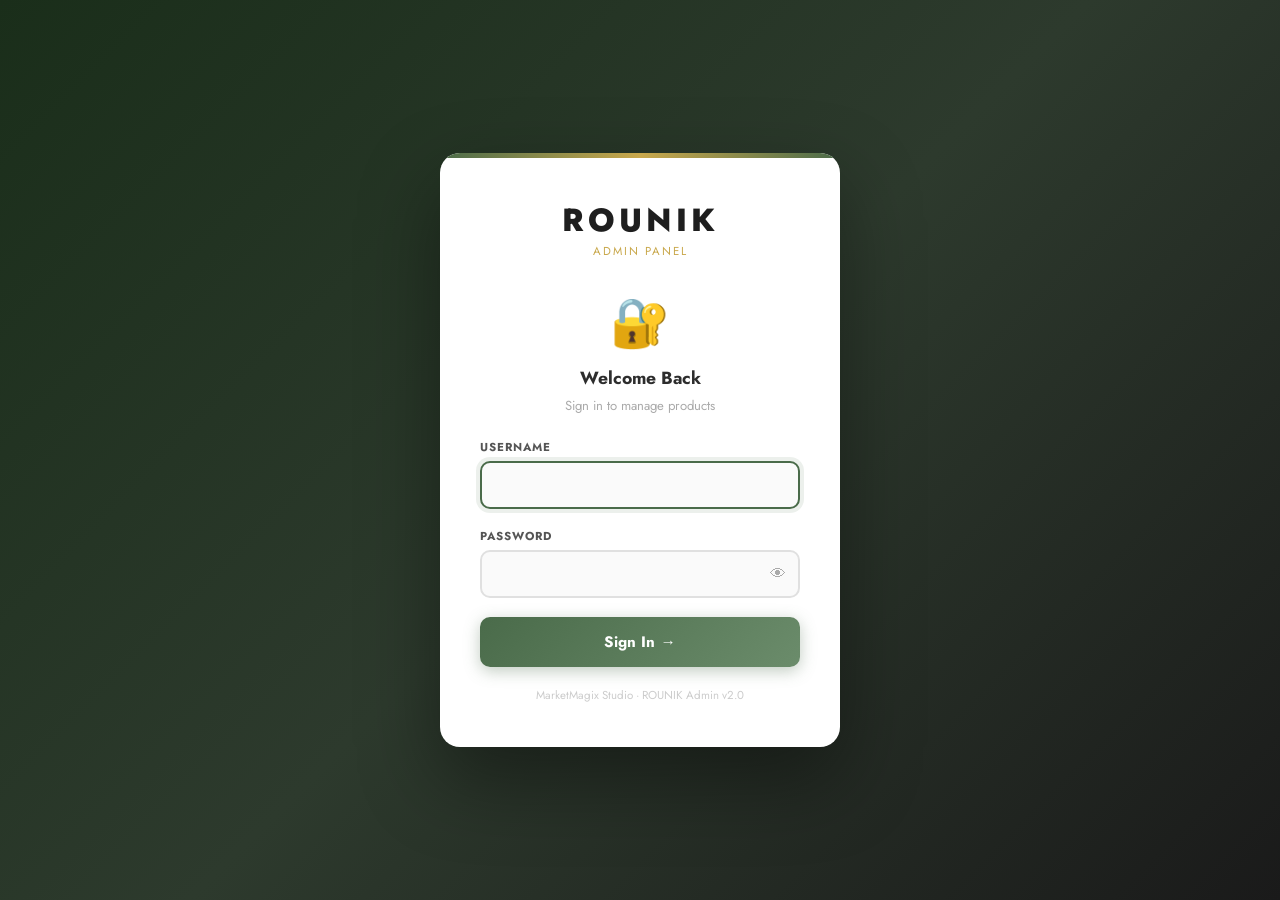
<file: admin/index.html>
<!DOCTYPE html>
<html lang="en">
<head>
    <meta charset="UTF-8"><meta name="viewport" content="width=device-width,initial-scale=1.0">
    <title>ROUNIK Admin</title>
    <link href="https://fonts.googleapis.com/css2?family=Jost:wght@400;500;600;700&display=swap" rel="stylesheet">
    <style>
        *{box-sizing:border-box;margin:0;padding:0;}
        body{font-family:'Jost',sans-serif;background:#f0f2f0;color:#2d2d2d;}
        .admin-nav{background:#4A6B4A;color:#fff;padding:0 2rem;height:60px;display:flex;align-items:center;justify-content:space-between;position:sticky;top:0;z-index:100;box-shadow:0 2px 12px rgba(0,0,0,0.2);}
        .admin-logo{font-size:1.2rem;font-weight:700;letter-spacing:2px;}
        .admin-logo span{color:#C9A84C;font-size:0.7rem;font-weight:400;display:block;margin-top:-2px;}
        .nav-right{display:flex;align-items:center;gap:0.8rem;}
        .np{padding:6px 14px;border-radius:50px;font-size:0.78rem;font-weight:500;cursor:pointer;transition:all 0.2s;font-family:'Jost',sans-serif;border:1.5px solid rgba(255,255,255,0.4);color:#fff;background:transparent;}
        .np:hover{background:rgba(255,255,255,0.1);}
        .np.gold{background:#C9A84C;color:#fff;border:none;}
        .np.red{border-color:rgba(231,76,60,0.5);color:#ff8a80;}
        .setup-banner{background:#fff8e1;border-bottom:2px solid #ffe082;padding:1rem 2rem;display:flex;align-items:flex-start;gap:1rem;flex-wrap:wrap;}
        .setup-banner.hidden{display:none;}
        .setup-text strong{display:block;color:#856404;font-size:0.9rem;margin-bottom:2px;}
        .setup-text span{font-size:0.8rem;color:#999;}
        .url-row{display:flex;gap:0.5rem;margin-top:0.6rem;flex-wrap:wrap;}
        .url-input{flex:1;min-width:280px;padding:8px 12px;border:1.5px solid #ffe082;border-radius:8px;font-family:'Jost',sans-serif;font-size:0.85rem;outline:none;}
        .url-input:focus{border-color:#C9A84C;}
        .btn-connect{padding:8px 18px;background:#4A6B4A;color:#fff;border:none;border-radius:8px;font-family:'Jost',sans-serif;font-size:0.85rem;font-weight:600;cursor:pointer;}
        .admin-body{max-width:1280px;margin:0 auto;padding:1.5rem 2rem 3rem;}
        .stats-row{display:grid;grid-template-columns:repeat(5,1fr);gap:1rem;margin-bottom:2rem;}
        .sc{background:#fff;border-radius:12px;padding:1rem 1.2rem;box-shadow:0 2px 12px rgba(0,0,0,0.06);border-top:3px solid #6B8C6B;}
        .sc.g{border-top-color:#C9A84C;} .sc.r{border-top-color:#e74c3c;} .sc.b{border-top-color:#3498db;}
        .sn{font-size:1.9rem;font-weight:700;color:#4A6B4A;line-height:1;}
        .sl{font-size:0.72rem;color:#7a7a7a;letter-spacing:1px;text-transform:uppercase;margin-top:3px;}
        .main-grid{display:grid;grid-template-columns:400px 1fr;gap:2rem;align-items:start;}
        .form-card{background:#fff;border-radius:14px;box-shadow:0 2px 16px rgba(0,0,0,0.08);overflow:hidden;position:sticky;top:80px;}
        .fch{background:#4A6B4A;color:#fff;padding:1.2rem 1.5rem;display:flex;align-items:center;justify-content:space-between;}
        .fch h2{font-size:1rem;font-weight:600;}
        .fcb{padding:1.5rem;max-height:calc(100vh - 200px);overflow-y:auto;}
        .f{margin-bottom:1rem;}
        .f label{display:block;font-size:0.72rem;font-weight:700;letter-spacing:0.8px;text-transform:uppercase;color:#7a7a7a;margin-bottom:5px;}
        .req{color:#e74c3c;}
        .f input,.f select,.f textarea{width:100%;padding:9px 12px;border:1.5px solid #e0e0e0;border-radius:8px;font-family:'Jost',sans-serif;font-size:0.85rem;color:#2d2d2d;background:#fafafa;outline:none;transition:all 0.2s;}
        .f input:focus,.f select:focus,.f textarea:focus{border-color:#6B8C6B;background:#fff;box-shadow:0 0 0 3px rgba(107,140,107,0.1);}
        .f textarea{min-height:75px;resize:vertical;}
        .fr{display:grid;grid-template-columns:1fr 1fr;gap:0.8rem;}
        .hint{font-size:0.72rem;color:#aaa;margin-top:3px;}
        .szc{display:flex;flex-wrap:wrap;gap:0.4rem;}
        .sch{display:none;} .sch+label{padding:5px 12px;border:1.5px solid #e0e0e0;border-radius:6px;font-size:0.8rem;cursor:pointer;transition:all 0.2s;user-select:none;}
        .sch:checked+label{background:#4A6B4A;color:#fff;border-color:#4A6B4A;}
        .img-zone{border:2px dashed #d6e4d6;border-radius:10px;padding:1.2rem;text-align:center;cursor:pointer;transition:all 0.2s;background:#fafafa;margin-bottom:0.5rem;position:relative;}
        .img-zone:hover,.img-zone.dg{border-color:#6B8C6B;background:#EDF2ED;}
        .img-zone input{position:absolute;inset:0;opacity:0;cursor:pointer;width:100%;height:100%;}
        .img-previews{display:flex;flex-wrap:wrap;gap:0.5rem;margin-top:0.6rem;}
        .ipi{position:relative;width:70px;height:85px;border-radius:8px;overflow:hidden;border:2px solid #e0e0e0;}
        .ipi img{width:100%;height:100%;object-fit:cover;}
        .ipi.pm{border-color:#C9A84C;}
        .pb{position:absolute;bottom:0;left:0;right:0;background:rgba(201,168,76,0.9);color:#fff;font-size:0.6rem;text-align:center;padding:2px;font-weight:600;}
        .ri{position:absolute;top:2px;right:2px;width:18px;height:18px;background:#e74c3c;color:#fff;border:none;border-radius:50%;font-size:0.65rem;cursor:pointer;display:flex;align-items:center;justify-content:center;}
        .url-r{display:flex;gap:0.5rem;} .url-r input{flex:1;}
        .bau{padding:9px 12px;background:#4A6B4A;color:#fff;border:none;border-radius:8px;font-size:0.8rem;font-weight:600;cursor:pointer;white-space:nowrap;}
        .fa{display:flex;gap:0.7rem;margin-top:1.2rem;padding-top:1rem;border-top:1px solid #f0f0f0;}
        .bs{flex:1;background:#4A6B4A;color:#fff;border:none;padding:11px;border-radius:8px;font-family:'Jost',sans-serif;font-size:0.88rem;font-weight:600;cursor:pointer;transition:all 0.2s;display:flex;align-items:center;justify-content:center;gap:8px;}
        .bs:hover{background:#3a5a3a;} .bs:disabled{background:#aaa;cursor:not-allowed;}
        .br{background:#f5f5f5;color:#7a7a7a;border:1.5px solid #e0e0e0;padding:11px 14px;border-radius:8px;font-family:'Jost',sans-serif;font-size:0.85rem;cursor:pointer;}
        .table-card{background:#fff;border-radius:14px;box-shadow:0 2px 16px rgba(0,0,0,0.08);overflow:hidden;}
        .ttb{padding:1.2rem 1.5rem;display:flex;align-items:center;gap:1rem;border-bottom:1px solid #f0f0f0;flex-wrap:wrap;}
        .ttb h2{font-size:1rem;font-weight:700;color:#4A6B4A;margin-right:auto;}
        .si{padding:8px 12px;border:1.5px solid #e0e0e0;border-radius:8px;font-family:'Jost',sans-serif;font-size:0.82rem;outline:none;width:180px;}
        .si:focus{border-color:#6B8C6B;}
        .fs{padding:8px 12px;border:1.5px solid #e0e0e0;border-radius:8px;font-family:'Jost',sans-serif;font-size:0.82rem;background:#fff;cursor:pointer;outline:none;}
        .brr{padding:8px 14px;background:#EDF2ED;color:#4A6B4A;border:none;border-radius:8px;font-size:0.82rem;font-weight:600;cursor:pointer;transition:all 0.2s;}
        .brr:hover{background:#4A6B4A;color:#fff;}
        .tsc{overflow-x:auto;}
        table{width:100%;border-collapse:collapse;}
        thead tr{background:#EDF2ED;}
        th{padding:10px 14px;font-size:0.72rem;font-weight:700;letter-spacing:1px;text-transform:uppercase;color:#4A6B4A;text-align:left;white-space:nowrap;}
        td{padding:10px 14px;font-size:0.84rem;border-bottom:1px solid #f5f5f5;vertical-align:middle;}
        tr:hover td{background:#fafcfa;}
        .ti{width:48px;height:60px;object-fit:cover;border-radius:6px;border:1px solid #e0e0e0;}
        .tn{font-weight:600;max-width:140px;}
        .tc{font-size:0.7rem;color:#C9A84C;letter-spacing:1px;text-transform:uppercase;}
        .tp{font-weight:700;color:#4A6B4A;white-space:nowrap;}
        .to{font-size:0.75rem;color:#aaa;text-decoration:line-through;}
        .pi{font-size:0.68rem;padding:3px 9px;border-radius:50px;font-weight:600;white-space:nowrap;}
        .pi.in{background:#d4edda;color:#155724;} .pi.out{background:#f8d7da;color:#721c24;}
        .pi.nb{background:#EDF2ED;color:#4A6B4A;} .pi.sb{background:#FDF8EE;color:#C9A84C;} .pi.bb{background:#e8e0f5;color:#6c3483;}
        .tda{display:flex;gap:5px;white-space:nowrap;}
        .be,.bd,.bt{padding:5px 10px;border-radius:6px;border:none;font-size:0.75rem;font-weight:600;cursor:pointer;transition:all 0.2s;}
        .be{background:#EDF2ED;color:#4A6B4A;} .be:hover{background:#4A6B4A;color:#fff;}
        .bd{background:#fde8e8;color:#c0392b;} .bd:hover{background:#c0392b;color:#fff;}
        .bt{background:#fff3cd;color:#856404;} .bt:hover{background:#ffc107;color:#fff;}
        .nd{text-align:center;padding:3rem;color:#aaa;font-size:0.9rem;}
        .svo{position:fixed;inset:0;background:rgba(0,0,0,0.5);z-index:5000;display:flex;flex-direction:column;align-items:center;justify-content:center;color:#fff;gap:1rem;visibility:hidden;opacity:0;transition:all 0.3s;}
        .svo.show{visibility:visible;opacity:1;}
        .sp{width:50px;height:50px;border:4px solid rgba(255,255,255,0.3);border-top-color:#fff;border-radius:50%;animation:spin 0.8s linear infinite;}
        @keyframes spin{to{transform:rotate(360deg);}}
        .sm{font-size:1rem;font-weight:600;}
        .toast{position:fixed;bottom:2rem;right:2rem;background:#4A6B4A;color:#fff;padding:12px 20px;border-radius:10px;font-size:0.85rem;font-weight:500;transform:translateY(80px);opacity:0;transition:all 0.3s;z-index:9999;}
        .toast.show{transform:translateY(0);opacity:1;}
        .toast.err{background:#c0392b;} .toast.ok{background:#27AE60;}
        .co{position:fixed;inset:0;background:rgba(0,0,0,0.5);z-index:8000;display:flex;align-items:center;justify-content:center;visibility:hidden;opacity:0;transition:all 0.2s;}
        .co.show{visibility:visible;opacity:1;}
        .cb{background:#fff;border-radius:14px;padding:2rem;max-width:380px;width:90%;text-align:center;box-shadow:0 20px 60px rgba(0,0,0,0.2);}
        .cb h3{font-size:1.1rem;font-weight:700;margin-bottom:0.5rem;}
        .cb p{font-size:0.85rem;color:#7a7a7a;margin-bottom:1.5rem;line-height:1.5;}
        .ca{display:flex;gap:0.8rem;}
        .cy{flex:1;background:#c0392b;color:#fff;border:none;padding:10px;border-radius:8px;font-family:'Jost',sans-serif;font-weight:600;font-size:0.85rem;cursor:pointer;}
        .cn{flex:1;background:#f5f5f5;color:#7a7a7a;border:1.5px solid #e0e0e0;padding:10px;border-radius:8px;font-family:'Jost',sans-serif;font-weight:600;font-size:0.85rem;cursor:pointer;}
        /* Login */
        #ls{position:fixed;inset:0;z-index:9999;background:linear-gradient(135deg,#1a2e1a,#2d3a2d,#1a1a1a);display:flex;align-items:center;justify-content:center;}
        .lc{background:#fff;border-radius:20px;padding:2.8rem 2.5rem;width:100%;max-width:400px;box-shadow:0 32px 80px rgba(0,0,0,0.4);text-align:center;position:relative;overflow:hidden;}
        .lc::before{content:'';position:absolute;top:0;left:0;right:0;height:5px;background:linear-gradient(90deg,#4A6B4A,#C9A84C,#4A6B4A);}
        .ll{font-size:2rem;font-weight:800;letter-spacing:4px;color:#1E1E1E;}
        .ls2{font-size:0.72rem;letter-spacing:2px;color:#C9A84C;text-transform:uppercase;margin-bottom:1.8rem;}
        .lf{margin-bottom:1.2rem;text-align:left;}
        .lf label{display:block;font-size:0.72rem;font-weight:700;letter-spacing:1px;text-transform:uppercase;color:#555;margin-bottom:6px;}
        .lf input{width:100%;padding:12px 16px;border:2px solid #e0e0e0;border-radius:10px;font-family:'Jost',sans-serif;font-size:0.9rem;outline:none;transition:all 0.25s;background:#fafafa;}
        .lf input:focus{border-color:#4A6B4A;box-shadow:0 0 0 4px rgba(74,107,74,0.1);}
        .lf input.le{border-color:#e74c3c;}
        .pw{position:relative;}
        .pt{position:absolute;right:14px;top:50%;transform:translateY(-50%);background:none;border:none;cursor:pointer;font-size:1rem;color:#aaa;}
        .lb{width:100%;padding:14px;border:none;border-radius:10px;background:linear-gradient(135deg,#4A6B4A,#6B8C6B);color:#fff;font-family:'Jost',sans-serif;font-size:0.95rem;font-weight:700;cursor:pointer;transition:all 0.25s;box-shadow:0 4px 16px rgba(74,107,74,0.35);}
        .lb:hover{transform:translateY(-2px);} .lb:disabled{background:#aaa;cursor:not-allowed;transform:none;box-shadow:none;}
        .ler{background:#fff0f0;border:1px solid #fcc;border-radius:8px;padding:10px 14px;font-size:0.82rem;color:#c0392b;margin-bottom:1rem;display:none;}
        .ler.show{display:block;}
        .llk{background:#fff8e1;border:1px solid #ffe082;border-radius:8px;padding:12px;font-size:0.82rem;color:#856404;margin-bottom:1rem;display:none;}
        .llk.show{display:block;}
        .lft{font-size:0.72rem;color:#ccc;margin-top:1.2rem;}
        .shk{animation:shk 0.4s ease;}
        @keyframes shk{0%,100%{transform:translateX(0);}20%{transform:translateX(-8px);}40%{transform:translateX(8px);}60%{transform:translateX(-5px);}80%{transform:translateX(5px);}}
        @media(max-width:1000px){.main-grid{grid-template-columns:1fr;}.form-card{position:static;}.fcb{max-height:none;}.stats-row{grid-template-columns:repeat(3,1fr);}}
        @media(max-width:600px){.stats-row{grid-template-columns:1fr 1fr;}.fr{grid-template-columns:1fr;}.admin-body{padding:1rem;}}
    </style>
</head>
<body>

<!-- LOGIN -->
<div id="ls">
    <div class="lc" id="lcard">
        <div class="ll">ROUNIK</div>
        <div class="ls2">Admin Panel</div>
        <div style="font-size:3rem;margin:0.5rem 0;">🔐</div>
        <div style="font-size:1.1rem;font-weight:700;margin-bottom:0.3rem;">Welcome Back</div>
        <div style="font-size:0.82rem;color:#aaa;margin-bottom:1.5rem;">Sign in to manage products</div>
        <div class="llk" id="llk">🔒 Too many attempts. Wait <span id="lt">30</span>s.</div>
        <div class="ler" id="ler"></div>
        <div class="lf"><label>Username</label><input type="text" id="lu" autocomplete="username" onkeydown="if(event.key==='Enter')doLogin()"></div>
        <div class="lf"><label>Password</label><div class="pw"><input type="password" id="lp" autocomplete="current-password" onkeydown="if(event.key==='Enter')doLogin()"><button class="pt" onclick="togglePw()">👁</button></div></div>
        <button class="lb" id="lbtn" onclick="doLogin()">Sign In →</button>
        <div class="lft">MarketMagix Studio · ROUNIK Admin v2.0</div>
    </div>
</div>

<!-- ADMIN -->
<div id="admin" style="display:none;">
    <div class="setup-banner" id="sbanner">
        <div style="font-size:1.5rem;">⚙️</div>
        <div class="setup-text" style="flex:1;">
            <strong>Google Sheets not connected — products only save on this device</strong>
            <span>Paste your Apps Script URL to sync products across all devices. <a href="#" onclick="alert('See GOOGLE_SHEETS_SETUP.txt in your project folder for full instructions.')" style="color:#856404;">How?</a></span>
            <div class="url-row">
                <input type="text" class="url-input" id="asurl" placeholder="https://script.google.com/macros/s/.../exec">
                <button class="btn-connect" onclick="connectSheet()">Connect</button>
            </div>
        </div>
    </div>
    <nav class="admin-nav">
        <div class="admin-logo">ROUNIK <span>Admin — Product Manager</span></div>
        <div class="nav-right">
            <button class="np" onclick="refreshSheet()">🔄 Sync</button>
            <button class="np" onclick="exportData()">⬇ Export</button>
            <a href="../index.html" target="_blank" class="np gold">🌐 View Site</a>
            <button class="np red" onclick="logout()">🚪 Logout</button>
        </div>
    </nav>
    <div class="admin-body">
        <div class="stats-row" id="sr"></div>
        <div class="main-grid">
            <div class="form-card">
                <div class="fch"><h2 id="fh">➕ Add New Product</h2><span id="eb" style="display:none;background:rgba(255,255,255,0.2);padding:3px 10px;border-radius:50px;font-size:0.72rem;color:#fff;">Editing</span></div>
                <div class="fcb">
                    <input type="hidden" id="eid">
                    <div class="f"><label>Product Name <span class="req">*</span></label><input type="text" id="pn" placeholder="e.g. Jade Blossom Saree"></div>
                    <div class="fr">
                        <div class="f"><label>Category <span class="req">*</span></label><select id="pc"><option value="">Select</option><option>Kids wear</option><option>Navratri Collection</option><option>Indian Wear</option><option>Western Wear</option><option>Couture</option></select></div>
                        <div class="f"><label>Material <span class="req">*</span></label><select id="pm"><option value="">Select</option><option>Georgette Silk</option><option>Raw Silk</option><option>Pure Kanjivaram Silk</option><option>Banarasi Silk</option><option>Cotton Blend</option><option>100% Cotton</option><option>Linen Blend</option><option>Pure Linen</option><option>Rayon</option><option>Organza</option><option>Tissue</option><option>Raw Silk</option><option>Satin</option><option>Net</option><option>Chiffon</option><option>Crepe</option><option>Velvet</option><option>Other</option></select></div>
                    </div>
                    <div class="f"><label>Description</label><textarea id="pd" placeholder="Describe the product..."></textarea></div>
                    <div class="f"><label>Care Instructions</label><textarea id="pca" placeholder="e.g. Dry clean only..." style="min-height:55px;"></textarea></div>
                    <div class="fr">
                        <div class="f"><label>Price (Rs.) <span class="req">*</span></label><input type="number" id="pp" placeholder="e.g. 8500" min="0"></div>
                        <div class="f"><label>Sale Price (Rs.)</label><input type="number" id="ps" placeholder="Leave empty if none" min="0"><div class="hint">Only if on discount</div></div>
                    </div>
                    <div class="f"><label>Available Sizes</label>
                        <div class="szc">
                            <input type="checkbox" class="sch" id="sx" value="XS"><label for="sx">XS</label>
                            <input type="checkbox" class="sch" id="ss" value="S"><label for="ss">S</label>
                            <input type="checkbox" class="sch" id="sm" value="M"><label for="sm">M</label>
                            <input type="checkbox" class="sch" id="sl" value="L"><label for="sl">L</label>
                            <input type="checkbox" class="sch" id="sxl" value="XL"><label for="sxl">XL</label>
                            <input type="checkbox" class="sch" id="sxx" value="XXL"><label for="sxx">XXL</label>
                            <input type="checkbox" class="sch" id="sf" value="Free Size"><label for="sf">Free Size</label>
                            <input type="checkbox" class="sch" id="sc" value="Custom Stitching"><label for="sc">Custom</label>
                        </div>
                    </div>
                    <div class="f"><label>Colors (comma separated)</label><input type="text" id="pcl" placeholder="e.g. Red, Gold, Ivory"></div>
                    <div class="f"><label>Tags (comma separated)</label><input type="text" id="pt" placeholder="e.g. festive, wedding"><div class="hint">Helps customers find the product</div></div>
                    <div class="fr">
                        <div class="f"><label>Badge</label><select id="pb"><option value="">None</option><option>New</option><option>Bestseller</option><option>Sale</option></select></div>
                        <div class="f"><label>Stock</label><select id="pst"><option value="true">✅ In Stock</option><option value="false">❌ Sold Out</option></select></div>
                    </div>
                    <div class="f"><label>Product Images</label>
                        <div class="img-zone" id="dz"><input type="file" id="fi" accept="image/*" multiple onchange="handleFiles(event)"><div style="font-size:2rem;margin-bottom:0.3rem;">📷</div><div style="font-size:0.8rem;color:#7a7a7a;"><strong style="color:#4A6B4A;display:block;margin-bottom:2px;">Upload from Device</strong>Click or drag & drop · First image = main</div></div>
                        <div style="display:flex;align-items:center;gap:0.5rem;margin:0.5rem 0;"><div style="flex:1;height:1px;background:#e0e0e0;"></div><span style="font-size:0.72rem;color:#aaa;white-space:nowrap;">OR paste Cloudinary URL</span><div style="flex:1;height:1px;background:#e0e0e0;"></div></div>
                        <div class="url-r"><input type="text" id="iu" placeholder="https://res.cloudinary.com/..."><button class="bau" onclick="addUrl()">Add</button></div>
                        <div class="hint">Use cloudinary.com (free) for image hosting</div>
                        <div class="img-previews" id="ip"></div>
                    </div>
                    <div class="fa">
                        <button class="bs" id="bsv" onclick="saveProduct()"><span id="si">💾</span><span id="st">Save Product</span></button>
                        <button class="br" onclick="resetForm()">Clear</button>
                    </div>
                </div>
            </div>
            <div class="table-card">
                <div class="ttb">
                    <h2>All Products</h2>
                    <input class="si" type="text" placeholder="🔍 Search..." oninput="filterTbl(this.value)">
                    <select class="fs" id="cf" onchange="filterTbl(document.querySelector('.si').value)"><option value="">All Categories</option><option>Sarees</option><option>Bridal Wear</option><option>Kurtis</option><option>Churidar</option><option>Western Wear</option><option>Couture</option></select>
                    <button class="brr" onclick="refreshSheet()">🔄 Refresh</button>
                </div>
                <div class="tsc"><table><thead><tr><th>Photo</th><th>Product</th><th>Material</th><th>Price</th><th>Sizes</th><th>Badge</th><th>Stock</th><th>Actions</th></tr></thead><tbody id="tb"></tbody></table></div>
            </div>
        </div>
    </div>
</div>

<div class="svo" id="svo"><div class="sp"></div><div class="sm" id="smsg">Saving...</div></div>
<div class="co" id="co"><div class="cb"><div style="font-size:2.5rem;margin-bottom:0.8rem;">🗑</div><h3>Delete Product?</h3><p id="cmsg">This cannot be undone.</p><div class="ca"><button class="cy" onclick="confirmDel()">Yes, Delete</button><button class="cn" onclick="cancelDel()">Cancel</button></div></div></div>
<div class="toast" id="toast"></div>

<script>
    // ── CREDENTIALS ──────────────────────────────────────────────────────────────
    const AU="rounik", AP="rounik@2026";
    const SK='rounik_admin_auth', AK='rounik_script_url';

    // ── AUTH ─────────────────────────────────────────────────────────────────────
    let fa=0,lt=null;
    function checkSession(){const s=JSON.parse(sessionStorage.getItem(SK)||'null');if(s&&s.l&&(Date.now()-s.t)/60000<60){showAdmin();}else{sessionStorage.removeItem(SK);document.getElementById('ls').style.display='flex';setTimeout(()=>document.getElementById('lu').focus(),100);}}
    function doLogin(){if(lt)return;const u=document.getElementById('lu').value.trim(),p=document.getElementById('lp').value,er=document.getElementById('ler');er.classList.remove('show');['lu','lp'].forEach(id=>document.getElementById(id).classList.remove('le'));if(!u||!p){er.textContent='⚠️ Enter both fields.';er.classList.add('show');return;}if(u===AU&&p===AP){fa=0;sessionStorage.setItem(SK,JSON.stringify({l:true,t:Date.now()}));const c=document.getElementById('lcard');c.style.transition='all 0.4s';c.style.transform='scale(0.95)';c.style.opacity='0';setTimeout(()=>{document.getElementById('ls').style.display='none';showAdmin();},400);}else{fa++;['lu','lp'].forEach(id=>document.getElementById(id).classList.add('le'));document.getElementById('lp').value='';const c=document.getElementById('lcard');c.classList.remove('shk');void c.offsetWidth;c.classList.add('shk');if(fa>=5){startLock(30);}else{const r=5-fa;er.textContent=`❌ Wrong credentials. ${r} attempt${r!==1?'s':''} left.`;er.classList.add('show');}}}
    function startLock(s){const lk=document.getElementById('llk'),ti=document.getElementById('lt'),btn=document.getElementById('lbtn');lk.classList.add('show');btn.disabled=true;['lu','lp'].forEach(id=>{document.getElementById(id).disabled=true;});let r=s;ti.textContent=r;lt=setInterval(()=>{r--;ti.textContent=r;if(r<=0){clearInterval(lt);lt=null;fa=0;lk.classList.remove('show');btn.disabled=false;['lu','lp'].forEach(id=>{document.getElementById(id).disabled=false;document.getElementById(id).classList.remove('le');});document.getElementById('lu').focus();}},1000);}
    function togglePw(){const i=document.getElementById('lp'),b=document.querySelector('.pt');i.type=i.type==='password'?'text':'password';b.textContent=i.type==='password'?'👁':'🙈';}
    function logout(){sessionStorage.removeItem(SK);location.reload();}
    function showAdmin(){document.getElementById('admin').style.display='block';initAdmin();}


    // ── GOOGLE FORM CONFIG ────────────────────────────────────────────────────────
    // Form submit URL (replace viewform with formResponse)
    const FORM_URL = "https://docs.google.com/forms/d/e/1FAIpQLScQvCCR28O9hEkMzDQ8OWEmFoh-ni_fMMNxM9D-lEepeLExxw/formResponse";

    // Field entry IDs from the Google Form
    const FORM_FIELDS = {
        id:          "entry.292330943",
        name:        "entry.1946564213",
        category:    "entry.745596485",
        material:    "entry.1073844202",
        price:       "entry.1213691274",
        salePrice:   "entry.729446518",
        description: "entry.1373861479",
        care:        "entry.2099920298",
        sizes:       "entry.1212112318",
        colors:      "entry.2050834535",
        tags:        "entry.912214604",
        image1:      "entry.1274829585",
        image2:      "entry.807508916",
        badge:       "entry.318319323",
        inStock:     "entry.1958082277",
        isHidden:    "entry.1901382156",  // ← soft delete field
    };

    // Google Sheet CSV URL for reading products
    // After publishing Sheet to web, paste the CSV URL here:
    let SHEET_CSV_URL = localStorage.getItem('rounik_csv_url') || '';

    let prods = [];

    function initAdmin(){
        // Hide apps script banner — we use Google Form now
        document.getElementById('sbanner').classList.add('hidden');
        // Check if CSV URL is set
        if(!SHEET_CSV_URL){
            showCSVBanner();
        } else {
            loadFromCSV();
        }
        setupDrop();
    }

    // Show banner asking for CSV URL (for reading products)
    function showCSVBanner(){
        document.getElementById('sbanner').classList.remove('hidden');
        document.getElementById('sbanner').innerHTML = `
    <div style="font-size:1.5rem;">📋</div>
    <div class="setup-text" style="flex:1;">
      <strong>Paste your Google Sheet CSV URL to load products</strong>
      <span>File → Share → Publish to web → Products sheet → CSV → Copy URL</span>
      <div class="url-row" style="margin-top:0.6rem;">
        <input type="text" class="url-input" id="asurl" placeholder="https://docs.google.com/spreadsheets/d/.../pub?output=csv">
        <button class="btn-connect" onclick="saveCSVUrl()">Connect</button>
      </div>
    </div>`;
    }

    function saveCSVUrl(){
        const u = document.getElementById('asurl').value.trim();
        if(!u.includes('spreadsheets')){toast('⚠️ Paste a valid Google Sheet CSV URL',true);return;}
        SHEET_CSV_URL = u;
        localStorage.setItem('rounik_csv_url', u);
        document.getElementById('sbanner').classList.add('hidden');
        toast('✅ Connected! Loading products...');
        loadFromCSV();
    }

    // Load products by reading the published CSV — always fresh, never stale cache
    async function loadFromCSV(){
        if(!SHEET_CSV_URL){ loadLocal(); return; }
        showSv('Loading products from Sheet...');

        // Always clear localStorage first so stale data never shows
        localStorage.removeItem('rounik_products');

        // Try multiple CORS methods
        const urls = [
            SHEET_CSV_URL + '&t=' + Date.now(),
            `https://api.allorigins.win/raw?url=${encodeURIComponent(SHEET_CSV_URL)}`,
            `https://corsproxy.io/?${encodeURIComponent(SHEET_CSV_URL)}`,
        ];

        for(let i = 0; i < urls.length; i++){
            try{
                const r = await fetch(urls[i]);
                if(!r.ok) throw new Error('HTTP ' + r.status);
                const text = await r.text();
                const parsed = parseCSV(text);
                if(parsed.length > 0){
                    prods = parsed;
                    // Save clean deduplicated data to cache
                    localStorage.setItem('rounik_products', JSON.stringify(prods));
                    renderTbl(); renderStats();
                    toast('✅ ' + prods.length + ' products loaded','','ok');
                    hideSv();
                    return;
                }
                throw new Error('Empty after parse');
            } catch(e){
                console.warn('Method ' + (i+1) + ' failed:', e.message);
            }
        }

        // All failed
        hideSv();
        toast('⚠️ Could not load from Sheet. Check your CSV URL.', true);
        prods = [];
        renderTbl(); renderStats();
    }

    // Parse CSV text into product objects
    function parseCSV(csv){
        const lines = csv.split('\n').filter(l => l.trim());
        if(lines.length < 2) return [];
        const headers = parseCSVRow(lines[0]).map(h => h.trim().toLowerCase().replace(/\s+/g,'_'));

        // ── Read ALL rows first ───────────────────────────────────────────────
        const allRows = [];
        for(let i = 1; i < lines.length; i++){
            const row = parseCSVRow(lines[i]);
            if(!row.length || !row[0]) continue;
            const obj = {};
            headers.forEach((h, idx) => { obj[h] = (row[idx]||'').trim(); });
            if(!obj.name && !obj.product_name) continue;

            const images = [];
            ['image1','image_1','image1_url','image_1_url'].forEach(k=>{
                if(obj[k]&&obj[k].startsWith('http')) images.push(obj[k]);
            });
            ['image2','image_2','image2_url','image_2_url'].forEach(k=>{
                if(obj[k]&&obj[k].startsWith('http')&&!images.includes(obj[k])) images.push(obj[k]);
            });

            allRows.push({
                id:             obj.id || obj.product_id || ('P'+i),
                name:           obj.name || obj.product_name || '',
                category:       obj.category || '',
                material:       obj.material || '',
                price:          parseFloat(obj.price) || 0,
                discountedPrice:obj.sale_price ? parseFloat(obj.sale_price)||null : null,
                description:    obj.description || '',
                care:           obj.care_instructions || obj.care || '',
                sizes:          obj.sizes ? obj.sizes.split(',').map(s=>s.trim()).filter(Boolean) : [],
                colors:         obj.colors ? obj.colors.split(',').map(c=>c.trim()).filter(Boolean) : [],
                tags:           obj.tags  ? obj.tags.split(',').map(t=>t.trim()).filter(Boolean) : [],
                images:         images.length ? images : [],
                badge:          obj.badge || null,
                inStock:        obj.in_stock !== 'false' && obj.in_stock !== '0' && (obj.in_stock||'').toLowerCase() !== 'no',
                isHidden:       (obj.is_hidden||'').toLowerCase() === 'true',
            });
        }

        // ── Deduplicate: LAST row per ID wins (Form appends, so latest = bottom) ──
        const seen = new Map();
        for(const p of allRows){
            seen.set(p.id, p); // overwrites — last entry wins
        }

        // ── Filter: remove hidden (deleted) products ───────────────────────────
        const products = Array.from(seen.values()).filter(p => !p.isHidden);

        console.log(`Sheet: ${allRows.length} rows → ${seen.size} unique → ${products.length} visible`);
        return products;
    }

    function parseCSVRow(row){
        const result=[]; let field='', inQ=false;
        for(let i=0;i<row.length;i++){
            const ch=row[i];
            if(ch==='"'){if(inQ&&row[i+1]==='"'){field+='"';i++;}else inQ=!inQ;}
            else if(ch===','&&!inQ){result.push(field);field='';}
            else field+=ch;
        }
        result.push(field); return result;
    }

    function loadLocal(){
        try{
            const s=localStorage.getItem('rounik_products');
            const all = s ? JSON.parse(s) : [];
            // Deduplicate and filter hidden from cache too
            const seen = new Map();
            for(const p of all){ seen.set(p.id, p); }
            prods = Array.from(seen.values()).filter(p => !p.isHidden);
        } catch{ prods=[]; }
        renderTbl(); renderStats();
    }

    // ── SAVE TO GOOGLE FORM (works without CORS issues) ───────────────────────
    async function saveToSheet(prod, action){

        if(action === 'delete'){
            // SOFT DELETE — submit to form with is_hidden=true
            // This adds a new row marking the product as hidden
            // products.js filters out hidden products automatically
            showSv('Hiding product from website...');
            const hiddenProd = {...prod, isHidden: true};
            await submitToForm(hiddenProd);
            saveLocal(prod, 'delete'); // remove from local cache
            hideSv();
            toast('✅ Product hidden from website & marked in Sheet!', false, 'ok');
            return true;
        }

        if(action === 'update'){
            showSv('Updating product...');
            prod.isHidden = false;
            await submitToForm(prod);
            saveLocal(prod, 'update');
            hideSv();
            toast('✅ Product updated in Google Sheet!', false, 'ok');
            return true;
        }

        // New product — submit to Google Form
        showSv('Saving to Google Sheet...');
        try{
            prod.isHidden = false;
            const ok = await submitToForm(prod);
            if(ok){
                saveLocal(prod, 'save');
                toast('✅ Product saved to Google Sheet!', false, 'ok');
                return true;
            } else {
                throw new Error('Form submit failed');
            }
        } catch(e){
            saveLocal(prod, 'save');
            toast('⚠️ Saved locally. Check Sheet manually.', true);
            return false;
        } finally { hideSv(); }
    }

    // Submit product data to Google Form
    function submitToForm(prod){
        return new Promise((resolve) => {
            const images = prod.images || [];
            const data = new URLSearchParams();
            data.append(FORM_FIELDS.id,          prod.id || '');
            data.append(FORM_FIELDS.name,        prod.name || '');
            data.append(FORM_FIELDS.category,    prod.category || '');
            data.append(FORM_FIELDS.material,    prod.material || '');
            data.append(FORM_FIELDS.price,       prod.price || '');
            data.append(FORM_FIELDS.salePrice,   prod.discountedPrice || '');
            data.append(FORM_FIELDS.description, prod.description || '');
            data.append(FORM_FIELDS.care,        prod.care || '');
            data.append(FORM_FIELDS.sizes,       (prod.sizes||[]).join(', '));
            data.append(FORM_FIELDS.colors,      (prod.colors||[]).join(', '));
            data.append(FORM_FIELDS.tags,        (prod.tags||[]).join(', '));
            data.append(FORM_FIELDS.image1,      images[0] || '');
            data.append(FORM_FIELDS.image2,      images[1] || '');
            data.append(FORM_FIELDS.badge,       prod.badge || '');
            data.append(FORM_FIELDS.inStock,     prod.inStock === false ? 'false' : 'true');
            data.append(FORM_FIELDS.isHidden,    prod.isHidden === true ? 'true' : 'false');

            fetch(FORM_URL, {
                method: 'POST',
                mode: 'no-cors',
                headers: {'Content-Type': 'application/x-www-form-urlencoded'},
                body: data.toString()
            })
                .then(() => resolve(true))
                .catch(() => resolve(false));
        });
    }

    function saveLocal(prod,action){
        let p=JSON.parse(localStorage.getItem('rounik_products')||'[]');
        if(action==='delete') p=p.filter(x=>x.id!==prod.id);
        else{const i=p.findIndex(x=>x.id===prod.id);if(i!==-1)p[i]=prod;else p.unshift(prod);}
        localStorage.setItem('rounik_products',JSON.stringify(p));
    }

    async function refreshSheet(){ await loadFromCSV(); }
    function connectSheet(){ saveCSVUrl(); }


    // ── IMAGES ────────────────────────────────────────────────────────────────────
    let imgs=[];
    function handleFiles(e){Array.from(e.target.files).forEach(f=>{const r=new FileReader();r.onload=ev=>{imgs.push({s:ev.target.result,t:'f'});renderPrev();};r.readAsDataURL(f);});e.target.value='';}
    function addUrl(){const u=document.getElementById('iu').value.trim();if(!u.startsWith('http')){toast('⚠️ Enter a valid URL',true);return;}imgs.push({s:u,t:'u'});renderPrev();document.getElementById('iu').value='';}
    function renderPrev(){const c=document.getElementById('ip');c.innerHTML='';imgs.forEach((img,i)=>{const d=document.createElement('div');d.className='ipi'+(i===0?' pm':'');d.innerHTML=`<img src="${img.s}" onerror="this.src='https://via.placeholder.com/70x85'">${i===0?'<div class="pb">Main</div>':''}<button class="ri" onclick="rmImg(${i})">✕</button>`;c.appendChild(d);});}
    function rmImg(i){imgs.splice(i,1);renderPrev();}
    function setupDrop(){const z=document.getElementById('dz');if(!z)return;z.addEventListener('dragover',e=>{e.preventDefault();z.classList.add('dg');});z.addEventListener('dragleave',()=>z.classList.remove('dg'));z.addEventListener('drop',e=>{e.preventDefault();z.classList.remove('dg');Array.from(e.dataTransfer.files).filter(f=>f.type.startsWith('image/')).forEach(f=>{const r=new FileReader();r.onload=ev=>{imgs.push({s:ev.target.result,t:'f'});renderPrev();};r.readAsDataURL(f);});});}

    // ── FORM ──────────────────────────────────────────────────────────────────────
    function getSz(){return['sx','ss','sm','sl','sxl','sxx','sf','sc'].filter(id=>document.getElementById(id)?.checked).map(id=>document.getElementById(id).value);}
    function setSz(sz){['sx','ss','sm','sl','sxl','sxx','sf','sc'].forEach(id=>{const el=document.getElementById(id);if(el)el.checked=(sz||[]).includes(el.value);});}
    async function saveProduct(){
        const n=document.getElementById('pn').value.trim(),c=document.getElementById('pc').value,m=document.getElementById('pm').value,pr=Number(document.getElementById('pp').value);
        if(!n){toast('⚠️ Product name required',true);return;}
        if(!c){toast('⚠️ Select a category',true);return;}
        if(!m){toast('⚠️ Select a material',true);return;}
        if(!pr||pr<=0){toast('⚠️ Enter a valid price',true);return;}
        if(!imgs.length){toast('⚠️ Add at least one product image',true);return;}
        const sp=Number(document.getElementById('ps').value)||null,eid=document.getElementById('eid').value;
        const prod={id:eid||'P'+Date.now(),name:n,category:c,material:m,price:pr,discountedPrice:(sp&&sp<pr)?sp:null,description:document.getElementById('pd').value.trim(),care:document.getElementById('pca').value.trim(),sizes:getSz(),colors:document.getElementById('pcl').value.split(',').map(s=>s.trim()).filter(Boolean),tags:document.getElementById('pt').value.split(',').map(s=>s.trim().toLowerCase()).filter(Boolean),images:imgs.map(i=>i.s),badge:document.getElementById('pb').value||null,inStock:document.getElementById('pst').value==='true'};
        document.getElementById('bsv').disabled=true;document.getElementById('st').textContent='Saving...';
        const ok=await saveToSheet(prod,eid?'update':'save');
        document.getElementById('bsv').disabled=false;document.getElementById('st').textContent='Save Product';
        if(eid){const idx=prods.findIndex(p=>p.id===eid);if(idx!==-1)prods[idx]=prod;}else{prods.unshift(prod);}
        renderTbl();renderStats();resetForm();
        toast(ok?'✅ Saved to Google Sheets!':'✅ Saved locally',false,ok?'ok':'');
    }
    function editProduct(id){const p=prods.find(x=>x.id===id);if(!p)return;document.getElementById('eid').value=p.id;document.getElementById('pn').value=p.name;document.getElementById('pc').value=p.category;document.getElementById('pm').value=p.material||'';document.getElementById('pd').value=p.description||'';document.getElementById('pca').value=p.care||'';document.getElementById('pp').value=p.price;document.getElementById('ps').value=p.discountedPrice||'';document.getElementById('pcl').value=(p.colors||[]).join(', ');document.getElementById('pt').value=(p.tags||[]).join(', ');document.getElementById('pb').value=p.badge||'';document.getElementById('pst').value=p.inStock?'true':'false';setSz(p.sizes||[]);imgs=(p.images||[]).map(s=>({s,t:s.startsWith('data:')?'f':'u'}));renderPrev();document.getElementById('fh').textContent='✏️ Edit Product';document.getElementById('eb').style.display='inline';document.querySelector('.form-card').scrollIntoView({behavior:'smooth',block:'start'});}
    function resetForm(){['eid','pn','pd','pca','pp','ps','pcl','pt'].forEach(id=>{const el=document.getElementById(id);if(el)el.value='';});['pc','pm','pb'].forEach(id=>document.getElementById(id).value='');document.getElementById('pst').value='true';setSz([]);imgs=[];renderPrev();document.getElementById('fh').textContent='➕ Add New Product';document.getElementById('eb').style.display='none';}
    async function toggleStock(id){const p=prods.find(x=>x.id===id);if(!p)return;p.inStock=!p.inStock;await saveToSheet(p,'update');renderTbl();renderStats();toast(p.inStock?'✅ Marked In Stock':'📦 Marked Sold Out');}

    // ── DELETE ────────────────────────────────────────────────────────────────────
    let pendId=null;
    function promptDel(id,name){pendId=id;document.getElementById('cmsg').textContent=`"${name}" will be permanently removed.`;document.getElementById('co').classList.add('show');}
    async function confirmDel(){if(!pendId)return;const p=prods.find(x=>x.id===pendId);if(p)await saveToSheet(p,'delete');prods=prods.filter(x=>x.id!==pendId);pendId=null;document.getElementById('co').classList.remove('show');renderTbl();renderStats();toast('🗑 Product deleted.');}
    function cancelDel(){pendId=null;document.getElementById('co').classList.remove('show');}

    // ── TABLE & STATS ─────────────────────────────────────────────────────────────
    function renderTbl(p=null){if(!p)p=prods;const tb=document.getElementById('tb');tb.innerHTML='';if(!p.length){tb.innerHTML=`<tr><td colspan="8" class="nd">No products yet. Add your first product!</td></tr>`;return;}p.forEach(x=>{const img=(x.images&&x.images[0])?x.images[0]:'https://via.placeholder.com/48x60';const hd=x.discountedPrice&&x.discountedPrice<x.price;const ph=hd?`<div class="tp">Rs. ${Number(x.discountedPrice).toLocaleString('en-IN')}</div><div class="to">Rs. ${Number(x.price).toLocaleString('en-IN')}</div>`:`<div class="tp">Rs. ${Number(x.price).toLocaleString('en-IN')}</div>`;const bm={'New':'nb','Bestseller':'bb','Sale':'sb'};const bh=x.badge?`<span class="pi ${bm[x.badge]||''}">${x.badge}</span>`:'—';const sh=x.inStock?`<span class="pi in">In Stock</span>`:`<span class="pi out">Sold Out</span>`;const tr=document.createElement('tr');tr.innerHTML=`<td><img src="${img}" class="ti" onerror="this.src='https://via.placeholder.com/48x60'" alt="${x.name}"></td><td><div class="tn">${x.name}</div><div class="tc">${x.category}</div></td><td style="font-size:0.8rem;color:#555;">${x.material||'—'}</td><td>${ph}</td><td style="font-size:0.78rem;color:#555;">${(x.sizes||[]).slice(0,3).join(', ')||'—'}</td><td>${bh}</td><td>${sh}</td><td class="tda"><button class="be" onclick="editProduct('${x.id}')">✏ Edit</button><button class="bt" onclick="toggleStock('${x.id}')">${x.inStock?'Sold Out':'In Stock'}</button><button class="bd" onclick="promptDel('${x.id}','${x.name.replace(/'/g,"\\'")}')">🗑</button></td>`;tb.appendChild(tr);});}
    function filterTbl(q){const cat=document.getElementById('cf').value,qr=(q||'').toLowerCase();let f=prods;if(cat)f=f.filter(p=>p.category===cat);if(qr)f=f.filter(p=>p.name.toLowerCase().includes(qr)||(p.material||'').toLowerCase().includes(qr));renderTbl(f);}
    function renderStats(){const t=prods.length,i=prods.filter(p=>p.inStock).length,o=prods.filter(p=>!p.inStock).length,s=prods.filter(p=>p.discountedPrice&&p.discountedPrice<p.price).length,c=new Set(prods.map(p=>p.category)).size;document.getElementById('sr').innerHTML=`<div class="sc"><div class="sn">${t}</div><div class="sl">Total Products</div></div><div class="sc g"><div class="sn">${i}</div><div class="sl">In Stock</div></div><div class="sc r"><div class="sn">${o}</div><div class="sl">Sold Out</div></div><div class="sc b"><div class="sn">${s}</div><div class="sl">On Sale</div></div><div class="sc"><div class="sn">${c}</div><div class="sl">Categories</div></div>`;}

    // ── UTILS ─────────────────────────────────────────────────────────────────────
    function showSv(m){document.getElementById('smsg').textContent=m;document.getElementById('svo').classList.add('show');}
    function hideSv(){document.getElementById('svo').classList.remove('show');}
    function toast(msg,isErr=false,type=''){const t=document.getElementById('toast');t.textContent=msg;t.className='toast show'+(isErr?' err':'')+(type==='ok'?' ok':'');clearTimeout(t._t);t._t=setTimeout(()=>t.classList.remove('show'),3500);}
    function exportData(){const b=new Blob([JSON.stringify(prods,null,2)],{type:'application/json'});const a=document.createElement('a');a.href=URL.createObjectURL(b);a.download=`rounik_${new Date().toISOString().slice(0,10)}.json`;a.click();toast('⬇ Exported');}
    document.addEventListener('DOMContentLoaded',checkSession);
</script>
</body>
</html>
</file>
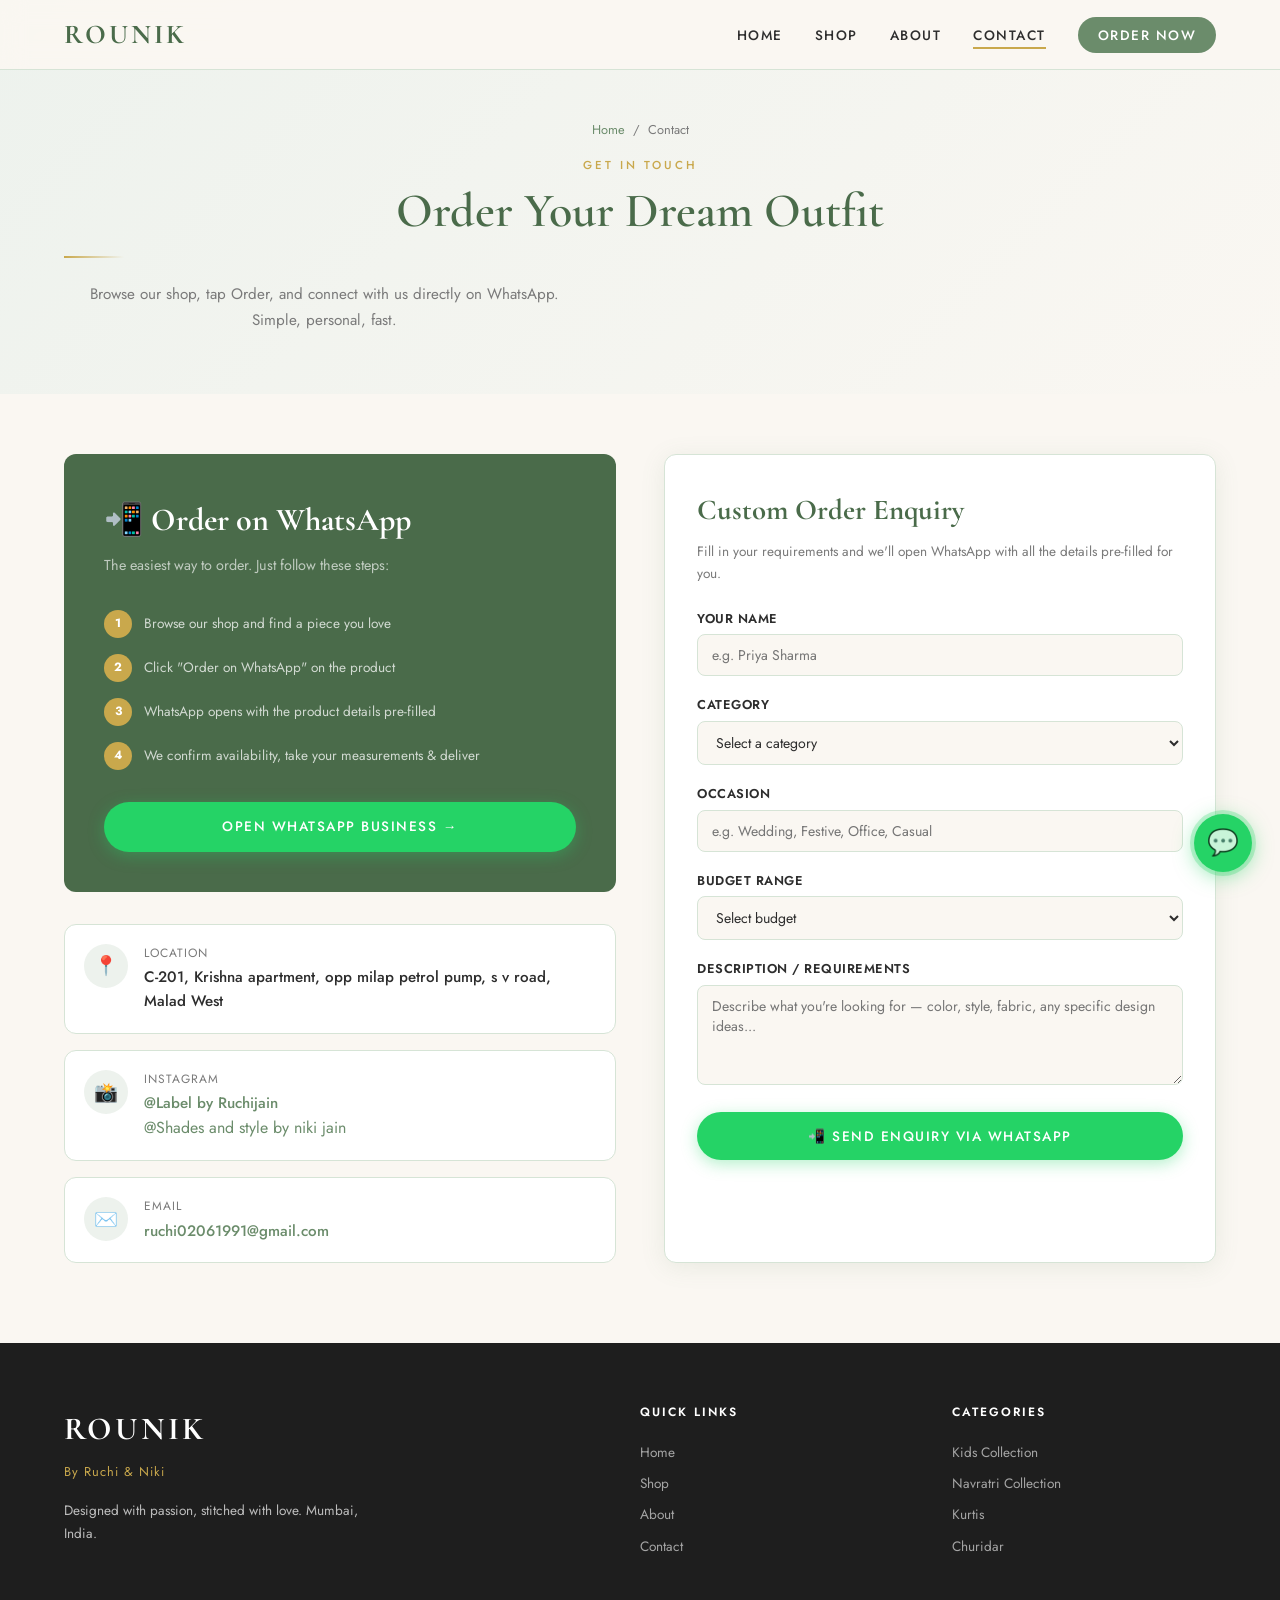
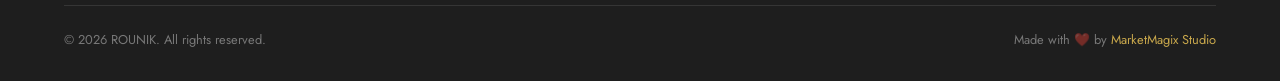
<file: contact.html>
<!DOCTYPE html>
<html lang="en">
<head>
  <meta charset="UTF-8"><meta name="viewport" content="width=device-width, initial-scale=1.0">
  <title>Contact & Order — ROUNIK</title>
  <link rel="stylesheet" href="css/style.css">
  <style>
    .contact-hero { padding:120px 5% 60px; background:linear-gradient(135deg,var(--sage-light),var(--cream)); text-align:center; }
    .contact-main { padding:60px 5% 80px; display:grid; grid-template-columns:1fr 1fr; gap:3rem; }
    .contact-wa-box { background:var(--sage-dark); border-radius:var(--radius); padding:2.5rem; color:var(--white); }
    .contact-wa-box h2 { font-family:'Cormorant Garamond',serif;font-size:2rem;margin-bottom:0.5rem; }
    .contact-wa-box p { color:rgba(255,255,255,0.65);font-size:0.9rem;margin-bottom:2rem;line-height:1.7; }
    .wa-steps { display:flex;flex-direction:column;gap:1rem;margin-bottom:2rem; }
    .wa-step { display:flex;align-items:center;gap:12px; }
    .wa-step-num { width:28px;height:28px;border-radius:50%;background:var(--gold);color:var(--white);font-size:0.75rem;font-weight:700;display:flex;align-items:center;justify-content:center;flex-shrink:0; }
    .wa-step-text { font-size:0.85rem;color:rgba(255,255,255,0.75); }
    .custom-order-form { background:var(--white);border-radius:var(--radius);padding:2rem;box-shadow:var(--shadow);border:1px solid var(--border); }
    .custom-order-form h2 { font-family:'Cormorant Garamond',serif;font-size:1.8rem;color:var(--sage-dark);margin-bottom:0.5rem; }
    .custom-order-form p { font-size:0.85rem;color:var(--muted);margin-bottom:1.5rem; }
    .form-field { margin-bottom:1.2rem; }
    .form-field label { display:block;font-size:0.8rem;font-weight:600;letter-spacing:0.5px;color:var(--charcoal);margin-bottom:5px;text-transform:uppercase; }
    .form-field input, .form-field select, .form-field textarea {
      width:100%;padding:10px 14px;border:1.5px solid var(--border);
      border-radius:8px;font-family:'Jost',sans-serif;font-size:0.88rem;
      color:var(--charcoal);background:var(--cream);outline:none;transition:var(--transition);
    }
    .form-field input:focus,.form-field select:focus,.form-field textarea:focus { border-color:var(--sage);background:var(--white); }
    .form-field textarea { min-height:100px;resize:vertical; }
    .contact-info-cards { display:flex;flex-direction:column;gap:1rem;margin-top:2rem; }
    @media(max-width:800px){ .contact-main{grid-template-columns:1fr;} }
  </style>
</head>
<body>
<nav id="navbar">
  <a href="index.html" class="nav-logo">ROUNIK</a>
  <ul class="nav-links">
    <li><a href="index.html">Home</a></li><li><a href="shop.html">Shop</a></li>
    <li><a href="about.html">About</a></li><li><a href="contact.html" class="active">Contact</a></li>
    <li><a href="contact.html" class="nav-cta">Order Now</a></li>
  </ul>
  <div class="hamburger" onclick="document.querySelector('.mobile-menu').classList.toggle('open')"><span></span><span></span><span></span></div>
</nav>
<div class="mobile-menu">
  <a href="index.html">Home</a><a href="shop.html">Shop</a><a href="about.html">About</a><a href="contact.html">Contact</a>
</div>

<div class="contact-hero">
  <div class="breadcrumb"><a href="index.html">Home</a><span>/</span><span>Contact</span></div>
  <span class="section-label">Get In Touch</span>
  <h1 class="section-title">Order Your Dream Outfit</h1>
  <div class="divider"></div>
  <p class="section-sub">Browse our shop, tap Order, and connect with us directly on WhatsApp. Simple, personal, fast.</p>
</div>

<div class="contact-main">
  <!-- WhatsApp Info -->
  <div>
    <div class="contact-wa-box">
      <h2>📲 Order on WhatsApp</h2>
      <p>The easiest way to order. Just follow these steps:</p>
      <div class="wa-steps">
        <div class="wa-step"><div class="wa-step-num">1</div><div class="wa-step-text">Browse our shop and find a piece you love</div></div>
        <div class="wa-step"><div class="wa-step-num">2</div><div class="wa-step-text">Click "Order on WhatsApp" on the product</div></div>
        <div class="wa-step"><div class="wa-step-num">3</div><div class="wa-step-text">WhatsApp opens with the product details pre-filled</div></div>
        <div class="wa-step"><div class="wa-step-num">4</div><div class="wa-step-text">We confirm availability, take your measurements & deliver</div></div>
      </div>
      <a href="https://wa.me/917411127345?text=Hi%20ROUNIK!%20I%27d%20like%20to%20place%20an%20order." target="_blank" class="btn btn-whatsapp" style="width:100%;justify-content:center;">
        Open WhatsApp Business →
      </a>
    </div>

    <div class="contact-info-cards">
      <div class="contact-item">
        <div class="contact-icon">📍</div>
        <div><div class="contact-label">Location</div><div class="contact-value">C-201, Krishna apartment, opp milap petrol pump, s v road, Malad West</div></div>
      </div>
      <div class="contact-item">
        <div class="contact-icon">📸</div>
        <div><div class="contact-label">Instagram</div><div class="contact-value"><a href="https://www.instagram.com/label_by_ruchijain?igsh=dGhienJyaDZvdXpx&utm_source=qr" target="_blank" style="color:var(--sage);">@Label by Ruchijain</a></div><div><a href="https://www.instagram.com/shadesandstyle_?igsh=aWhlMjh4a2MxdWpq" target="_blank" style="color:var(--sage);">@Shades and style by niki jain</a></div></div>
      </div>
      <div class="contact-item">
        <div class="contact-icon">✉️</div>
        <div><div class="contact-label">Email</div><div class="contact-value"><a href="mailto:ruchi02061991@gmail.com" style="color:var(--sage);">ruchi02061991@gmail.com</a></div></div>
      </div>
    </div>
  </div>

  <!-- Custom Order Form (goes to WhatsApp) -->
  <div class="custom-order-form">
    <h2>Custom Order Enquiry</h2>
    <p>Fill in your requirements and we'll open WhatsApp with all the details pre-filled for you.</p>
    <div class="form-field">
      <label>Your Name</label>
      <input type="text" id="f-name" placeholder="e.g. Priya Sharma">
    </div>
    <div class="form-field">
      <label>Category</label>
      <select id="f-cat">
        <option value="">Select a category</option>
        <option>Navratri Collection</option>
        <option>Kurtis</option><option>Churidar</option><option>Kids Collection</option
        <option>Western Wear</option><option>Couture</option>
      </select>
    </div>
    <div class="form-field">
      <label>Occasion</label>
      <input type="text" id="f-occasion" placeholder="e.g. Wedding, Festive, Office, Casual">
    </div>
    <div class="form-field">
      <label>Budget Range</label>
      <select id="f-budget">
        <option value="">Select budget</option>
        <option>Under Rs. 3,000</option>
        <option>Rs. 3,000 – 8,000</option>
        <option>Rs. 8,000 – 20,000</option>
        <option>Rs. 20,000 – 50,000</option>
        <option>Above Rs. 50,000</option>
      </select>
    </div>
    <div class="form-field">
      <label>Description / Requirements</label>
      <textarea id="f-desc" placeholder="Describe what you're looking for — color, style, fabric, any specific design ideas..."></textarea>
    </div>
    <button class="btn btn-whatsapp" style="width:100%;justify-content:center;" onclick="sendCustomOrder()">
      📲 Send Enquiry via WhatsApp
    </button>
  </div>
</div>

<footer>
  <div class="footer-grid">
    <div>
      <div class="footer-brand-name">ROUNIK</div>
      <div class="footer-brand-tag">By Ruchi & Niki</div>
      <p class="footer-brand-desc">Designed with passion, stitched with love. Mumbai, India.</p>
    </div>
    <div>
      <div class="footer-col-title">Quick Links</div>
      <div class="footer-links"><a href="index.html">Home</a><a href="shop.html">Shop</a><a href="about.html">About</a><a href="contact.html">Contact</a></div>
    </div>
    <div>
      <div class="footer-col-title">Categories</div>
      <div class="footer-links">
        <a href="shop.html?cat=Sarees">Kids Collection</a><a href="shop.html?cat=Bridal+Wear">Navratri Collection</a>
        <a href="shop.html?cat=Kurtis">Kurtis</a><a href="shop.html?cat=Churidar">Churidar</a>
      </div>
    </div>
  </div>
  <div class="footer-bottom">
    <p>© 2026 ROUNIK. All rights reserved.</p>
    <p>Made with ❤️ by <span style="color:var(--gold)">MarketMagix Studio</span></p>
  </div>
</footer>
<a href="https://wa.me/917411127345" target="_blank" class="floating-wa"><div class="floating-wa-pulse"></div>💬</a>

<div id="product-modal"></div>
<script src="js/products.js"></script>
<script>
  function sendCustomOrder() {
    const name = document.getElementById('f-name').value || 'Customer';
    const cat = document.getElementById('f-cat').value || 'Not specified';
    const occasion = document.getElementById('f-occasion').value || 'Not specified';
    const budget = document.getElementById('f-budget').value || 'Not specified';
    const desc = document.getElementById('f-desc').value || 'No details provided';
    const msg = `Hi ROUNIK! 👋\n\nI'd like to place a custom order:\n\n👤 Name: ${name}\n👗 Category: ${cat}\n🎉 Occasion: ${occasion}\n💰 Budget: ${budget}\n📝 Details: ${desc}\n\nLooking forward to hearing from you!`;
    window.open(`https://wa.me/917411127345?text=${encodeURIComponent(msg)}`, '_blank');
  }
  document.addEventListener('DOMContentLoaded', () => { initNav(); });
</script>
</body>
</html>
</file>
<file: css/style.css>
/* ── Google Fonts ── */
@import url('https://fonts.googleapis.com/css2?family=Cormorant+Garamond:ital,wght@0,300;0,400;0,600;0,700;1,300;1,400&family=Jost:wght@300;400;500;600&display=swap');

/* ── CSS Variables ── */
:root {
  --sage:       #6B8C6B;
  --sage-dark:  #4A6B4A;
  --sage-light: #EDF2ED;
  --gold:       #C9A84C;
  --gold-light: #F7F0DC;
  --cream:      #FAF7F2;
  --dark:       #1E1E1E;
  --charcoal:   #2D2D2D;
  --muted:      #7A7A7A;
  --border:     #D6E4D6;
  --white:      #ffffff;
  --shadow:     0 4px 24px rgba(107,140,107,0.12);
  --shadow-lg:  0 12px 48px rgba(107,140,107,0.18);
  --radius:     12px;
  --transition: all 0.3s cubic-bezier(0.4,0,0.2,1);
}

/* ── Reset ── */
*, *::before, *::after { box-sizing: border-box; margin: 0; padding: 0; }
html { scroll-behavior: smooth; }
body {
  font-family: 'Jost', sans-serif;
  background: var(--cream);
  color: var(--charcoal);
  line-height: 1.6;
  overflow-x: hidden;
}
img { max-width: 100%; display: block; }
a { text-decoration: none; color: inherit; }

/* ── Nav ── */
nav {
  position: fixed; top: 0; left: 0; right: 0;
  z-index: 999;
  background: rgba(250,247,242,0.95);
  backdrop-filter: blur(12px);
  border-bottom: 1px solid var(--border);
  padding: 0 5%;
  display: flex; align-items: center; justify-content: space-between;
  height: 70px;
  transition: var(--transition);
}
nav.scrolled { box-shadow: var(--shadow); }
.nav-logo {
  font-family: 'Cormorant Garamond', serif;
  font-size: 1.7rem; font-weight: 700;
  color: var(--sage-dark); letter-spacing: 3px;
}
.nav-logo span { color: var(--gold); }
.nav-links { display: flex; gap: 2rem; list-style: none; }
.nav-links a {
  font-size: 0.85rem; font-weight: 500; letter-spacing: 1.5px;
  text-transform: uppercase; color: var(--charcoal);
  position: relative; padding-bottom: 4px;
  transition: var(--transition);
}
.nav-links a::after {
  content: ''; position: absolute; bottom: 0; left: 0;
  width: 0; height: 1.5px; background: var(--gold);
  transition: var(--transition);
}
.nav-links a:hover::after, .nav-links a.active::after { width: 100%; }
.nav-links a:hover { color: var(--sage-dark); }
.nav-cta {
  background: var(--sage); color: var(--white) !important;
  padding: 8px 20px !important; border-radius: 50px;
}
.nav-cta:hover { background: var(--sage-dark) !important; }
.nav-cta::after { display: none !important; }
.hamburger {
  display: none; flex-direction: column; gap: 5px;
  cursor: pointer; padding: 4px;
}
.hamburger span {
  width: 24px; height: 2px; background: var(--charcoal);
  transition: var(--transition);
}
.mobile-menu {
  display: none; position: fixed;
  top: 70px; left: 0; right: 0;
  background: var(--white); z-index: 998;
  padding: 1.5rem 5%; border-bottom: 1px solid var(--border);
  flex-direction: column; gap: 1.2rem;
}
.mobile-menu.open { display: flex; }
.mobile-menu a {
  font-size: 0.9rem; font-weight: 500; letter-spacing: 1px;
  text-transform: uppercase; color: var(--charcoal);
  padding: 0.5rem 0; border-bottom: 1px solid var(--border);
}

/* ── Buttons ── */
.btn {
  display: inline-flex; align-items: center; gap: 8px;
  padding: 14px 32px; border-radius: 50px;
  font-family: 'Jost', sans-serif; font-size: 0.85rem;
  font-weight: 500; letter-spacing: 1.5px; text-transform: uppercase;
  cursor: pointer; border: none; transition: var(--transition);
}
.btn-primary {
  background: var(--sage); color: var(--white);
  box-shadow: 0 4px 16px rgba(107,140,107,0.3);
}
.btn-primary:hover {
  background: var(--sage-dark);
  box-shadow: 0 6px 24px rgba(107,140,107,0.4);
  transform: translateY(-2px);
}
.btn-outline {
  background: transparent; color: var(--sage-dark);
  border: 1.5px solid var(--sage);
}
.btn-outline:hover {
  background: var(--sage); color: var(--white);
  transform: translateY(-2px);
}
.btn-gold {
  background: var(--gold); color: var(--white);
  box-shadow: 0 4px 16px rgba(201,168,76,0.3);
}
.btn-gold:hover {
  background: #b8942e;
  transform: translateY(-2px);
}
.btn-whatsapp {
  background: #25D366; color: var(--white);
  box-shadow: 0 4px 16px rgba(37,211,102,0.35);
}
.btn-whatsapp:hover {
  background: #1ebe5d;
  transform: translateY(-2px);
  box-shadow: 0 6px 24px rgba(37,211,102,0.45);
}

/* ── Section Titles ── */
.section-label {
  font-size: 0.72rem; font-weight: 500; letter-spacing: 3px;
  text-transform: uppercase; color: var(--gold);
  display: block; margin-bottom: 0.5rem;
}
.section-title {
  font-family: 'Cormorant Garamond', serif;
  font-size: clamp(2rem, 4vw, 3rem);
  font-weight: 600; color: var(--sage-dark);
  line-height: 1.2; margin-bottom: 1rem;
}
.section-sub {
  font-size: 0.95rem; color: var(--muted);
  max-width: 520px; line-height: 1.7;
}
.text-center { text-align: center; }
.text-center .section-sub { margin: 0 auto; }

/* ── Divider ── */
.divider {
  width: 60px; height: 2px;
  background: linear-gradient(90deg, var(--gold), transparent);
  margin: 1rem 0 1.5rem;
}
.text-center .divider { margin: 1rem auto 1.5rem; }

/* ── Hero ── */
.hero {
  min-height: 100vh;
  display: grid;
  grid-template-columns: 1fr 1fr;
  padding-top: 70px;
  position: relative;
  overflow: hidden;
}
.hero-bg {
  position: absolute; inset: 0; z-index: 0;
  background: linear-gradient(135deg, #f0f4f0 0%, #faf7f2 50%, #f5efe6 100%);
}
.hero-circle {
  position: absolute; border-radius: 50%;
  background: radial-gradient(circle, rgba(107,140,107,0.08), transparent);
}
.hero-circle-1 { width: 600px; height: 600px; top: -100px; right: -100px; }
.hero-circle-2 { width: 400px; height: 400px; bottom: -50px; left: -100px; }
.hero-left {
  display: flex; align-items: center;
  padding: 60px 5% 60px 8%;
  position: relative; z-index: 1;
}
.hero-content { position: relative; z-index: 1; max-width: 580px; }
.hero-eyebrow {
  display: flex; align-items: center; gap: 12px;
  margin-bottom: 1.5rem;
}
.hero-eyebrow-line { width: 40px; height: 1px; background: var(--gold); }
.hero-eyebrow span {
  font-size: 0.75rem; letter-spacing: 3px;
  text-transform: uppercase; color: var(--gold); font-weight: 500;
}
.hero-title {
  font-family: 'Cormorant Garamond', serif;
  font-size: clamp(3rem, 7vw, 5.5rem);
  font-weight: 300; line-height: 1.05;
  color: var(--sage-dark); margin-bottom: 1rem;
}
.hero-title em { font-style: italic; color: var(--gold); }
.hero-subtitle {
  font-size: 0.95rem; color: var(--muted);
  line-height: 1.8; margin-bottom: 2.5rem; max-width: 420px;
}
.hero-buttons { display: flex; gap: 1rem; flex-wrap: wrap; margin-bottom: 3rem; }
.hero-stats { display: flex; gap: 2.5rem; }
.hero-stat-num {
  font-family: 'Cormorant Garamond', serif;
  font-size: 2rem; font-weight: 600; color: var(--sage-dark);
  display: block; line-height: 1;
}
.hero-stat-label {
  font-size: 0.75rem; color: var(--muted);
  letter-spacing: 1px; text-transform: uppercase;
}

/* ── Hero Right Image — responsive ── */
.hero-right {
  position: relative;
  overflow: hidden;
  min-height: 100%;
}
.hero-right img {
  width: 100%;
  height: 100%;
  object-fit: cover;
  object-position: top center;
  display: block;
}

/* keeps old .hero-image class working too */
.hero-image {
  position: relative;
  overflow: hidden;
}
.hero-image img {
  width: 100%; height: 100%;
  object-fit: cover;
  object-position: top center;
}
.hero-image-overlay {
  position: absolute; inset: 0;
  background: linear-gradient(to right, var(--cream) 0%, transparent 20%);
}
.hero-badge {
  position: absolute; bottom: 60px; left: -20px;
  background: var(--white); border-radius: var(--radius);
  padding: 14px 20px; box-shadow: var(--shadow-lg);
  display: flex; align-items: center; gap: 12px;
  z-index: 2;
}
.hero-badge-icon { font-size: 1.5rem; }
.hero-badge-text { font-size: 0.75rem; font-weight: 600; color: var(--sage-dark); }
.hero-badge-sub { font-size: 0.7rem; color: var(--muted); }

/* ── Categories Strip ── */
.categories-strip {
  background: var(--sage-dark); padding: 1.2rem 5%;
  display: flex; align-items: center; justify-content: center;
  gap: 3rem; overflow-x: auto;
}
.cat-item {
  display: flex; align-items: center; gap: 8px;
  white-space: nowrap; cursor: pointer;
  transition: var(--transition);
}
.cat-item:hover { transform: translateY(-2px); }
.cat-icon { font-size: 1.2rem; }
.cat-name {
  font-size: 0.8rem; letter-spacing: 2px;
  text-transform: uppercase; color: rgba(255,255,255,0.7);
  font-weight: 500; transition: var(--transition);
}
.cat-item:hover .cat-name { color: var(--gold); }

/* ── Featured / Products ── */
.section { padding: 80px 5%; }
.section-header { margin-bottom: 3rem; }

.products-grid {
  display: grid;
  grid-template-columns: repeat(auto-fill, minmax(280px, 1fr));
  gap: 2rem;
}

/* ── Product Card ── */
.product-card {
  background: var(--white); border-radius: var(--radius);
  overflow: hidden; box-shadow: var(--shadow);
  transition: var(--transition); position: relative;
  cursor: pointer;
}
.product-card:hover {
  transform: translateY(-6px);
  box-shadow: var(--shadow-lg);
}
.product-img-wrap {
  position: relative; overflow: hidden;
  aspect-ratio: 3/4;
  background: var(--sage-light);
}
.product-img-wrap img {
  width: 100%; height: 100%;
  object-fit: cover; transition: transform 0.6s ease;
}
.product-card:hover .product-img-wrap img { transform: scale(1.06); }
.product-badge {
  position: absolute; top: 12px; left: 12px;
  background: var(--gold); color: var(--white);
  font-size: 0.7rem; font-weight: 600;
  letter-spacing: 1px; text-transform: uppercase;
  padding: 4px 10px; border-radius: 50px;
}
.product-badge.sold { background: var(--muted); }
.product-badge.new { background: var(--sage); }
.product-overlay {
  position: absolute; inset: 0;
  background: rgba(74,107,74,0.85);
  display: flex; align-items: center; justify-content: center;
  opacity: 0; transition: var(--transition);
}
.product-card:hover .product-overlay { opacity: 1; }
.product-info { padding: 1.2rem 1.2rem 1.4rem; }
.product-category {
  font-size: 0.7rem; letter-spacing: 2px;
  text-transform: uppercase; color: var(--gold);
  margin-bottom: 0.4rem; font-weight: 500;
}
.product-name {
  font-family: 'Cormorant Garamond', serif;
  font-size: 1.2rem; font-weight: 600;
  color: var(--sage-dark); margin-bottom: 0.3rem;
  line-height: 1.3;
}
.product-desc {
  font-size: 0.8rem; color: var(--muted);
  margin-bottom: 0.8rem; line-height: 1.5;
}
.product-footer {
  display: flex; align-items: center;
  justify-content: space-between;
}
.product-price {
  font-family: 'Cormorant Garamond', serif;
  font-size: 1.3rem; font-weight: 600; color: var(--sage-dark);
}
.product-sizes {
  display: flex; gap: 4px;
}
.size-dot {
  width: 24px; height: 24px; border-radius: 50%;
  border: 1px solid var(--border);
  display: flex; align-items: center; justify-content: center;
  font-size: 0.6rem; font-weight: 600; color: var(--muted);
}
.product-order-btn {
  width: 100%; margin-top: 1rem;
  background: var(--sage); color: var(--white);
  border: none; padding: 10px;
  border-radius: 50px; font-family: 'Jost', sans-serif;
  font-size: 0.8rem; font-weight: 500;
  letter-spacing: 1px; text-transform: uppercase;
  cursor: pointer; transition: var(--transition);
  display: flex; align-items: center; justify-content: center; gap: 8px;
}
.product-order-btn:hover { background: var(--sage-dark); }
.product-order-btn.sold-btn { background: var(--muted); cursor: not-allowed; }

/* ── Filter Bar ── */
.filter-bar {
  display: flex; flex-wrap: wrap;
  align-items: center; gap: 0.8rem;
  margin-bottom: 2.5rem; padding: 1.2rem 1.5rem;
  background: var(--white); border-radius: var(--radius);
  box-shadow: var(--shadow);
}
.filter-label {
  font-size: 0.75rem; font-weight: 600;
  letter-spacing: 1.5px; text-transform: uppercase;
  color: var(--muted); margin-right: 0.5rem;
}
.filter-btn {
  padding: 7px 18px; border-radius: 50px;
  font-size: 0.8rem; font-weight: 500;
  letter-spacing: 0.5px; cursor: pointer;
  border: 1.5px solid var(--border);
  background: transparent; color: var(--charcoal);
  transition: var(--transition); font-family: 'Jost', sans-serif;
}
.filter-btn:hover { border-color: var(--sage); color: var(--sage-dark); }
.filter-btn.active {
  background: var(--sage); color: var(--white);
  border-color: var(--sage);
}
.filter-count {
  margin-left: auto; font-size: 0.8rem; color: var(--muted);
}
.no-products {
  grid-column: 1/-1; text-align: center;
  padding: 4rem 0; color: var(--muted);
}
.no-products p { font-size: 0.9rem; margin-top: 0.5rem; }

/* ── About strip ── */
.about-strip {
  background: var(--sage-dark); padding: 80px 5%;
  display: grid; grid-template-columns: 1fr 1fr; gap: 4rem;
  align-items: center;
}
.about-strip .section-title, .about-strip .section-label { color: rgba(255,255,255,0.9); }
.about-strip .section-label { color: var(--gold); }
.about-strip .section-sub { color: rgba(255,255,255,0.65); max-width: 100%; }
.about-strip .divider { background: linear-gradient(90deg, var(--gold), transparent); }
.about-features { display: flex; flex-direction: column; gap: 1.2rem; margin-top: 2rem; }
.about-feat {
  display: flex; align-items: flex-start; gap: 1rem;
}
.about-feat-icon {
  width: 40px; height: 40px; border-radius: 50%;
  background: rgba(201,168,76,0.15); border: 1px solid rgba(201,168,76,0.3);
  display: flex; align-items: center; justify-content: center;
  font-size: 1.1rem; flex-shrink: 0;
}
.about-feat-title { font-size: 0.9rem; font-weight: 600; color: rgba(255,255,255,0.9); margin-bottom: 2px; }
.about-feat-desc { font-size: 0.8rem; color: rgba(255,255,255,0.55); line-height: 1.5; }
.about-image-wrap {
  position: relative; border-radius: var(--radius);
  overflow: hidden; aspect-ratio: 4/5;
}
.about-image-wrap img { width: 100%; height: 100%; object-fit: cover; }
.about-image-tag {
  position: absolute; bottom: 20px; right: 20px;
  background: var(--white); border-radius: var(--radius);
  padding: 12px 16px; box-shadow: var(--shadow);
  text-align: center;
}
.about-image-tag strong {
  display: block; font-family: 'Cormorant Garamond', serif;
  font-size: 1.5rem; color: var(--sage-dark);
}
.about-image-tag span { font-size: 0.7rem; color: var(--muted); letter-spacing: 1px; }

/* ── Testimonials ── */
.testimonials { padding: 80px 5%; background: var(--white); }
.testimonials-grid {
  display: grid; grid-template-columns: repeat(auto-fill, minmax(300px, 1fr));
  gap: 1.5rem; margin-top: 3rem;
}
.testimonial-card {
  background: var(--cream); border-radius: var(--radius);
  padding: 1.8rem; border: 1px solid var(--border);
  transition: var(--transition);
}
.testimonial-card:hover { transform: translateY(-4px); box-shadow: var(--shadow); }
.testimonial-stars { color: var(--gold); font-size: 0.9rem; margin-bottom: 1rem; }
.testimonial-text {
  font-family: 'Cormorant Garamond', serif; font-size: 1.05rem;
  font-style: italic; color: var(--charcoal); line-height: 1.6;
  margin-bottom: 1.2rem;
}
.testimonial-author { display: flex; align-items: center; gap: 10px; }
.testimonial-avatar {
  width: 36px; height: 36px; border-radius: 50%;
  background: var(--sage-light); display: flex; align-items: center;
  justify-content: center; font-size: 1rem;
}
.testimonial-name { font-size: 0.85rem; font-weight: 600; color: var(--sage-dark); }
.testimonial-loc { font-size: 0.75rem; color: var(--muted); }

/* ── Contact / Order CTA ── */
.order-cta {
  padding: 80px 5%; text-align: center;
  background: linear-gradient(135deg, var(--gold-light) 0%, var(--sage-light) 100%);
}
.order-cta .section-title { color: var(--sage-dark); }
.order-cta .section-sub { margin: 0 auto 2.5rem; }
.order-cta-buttons { display: flex; gap: 1rem; justify-content: center; flex-wrap: wrap; }

/* ── Contact page ── */
.contact-grid {
  display: grid; grid-template-columns: 1fr 1fr; gap: 4rem;
  align-items: start; padding: 80px 5%;
}
.contact-info { display: flex; flex-direction: column; gap: 1.5rem; }
.contact-item {
  display: flex; align-items: flex-start; gap: 1rem;
  padding: 1.2rem; background: var(--white);
  border-radius: var(--radius); border: 1px solid var(--border);
}
.contact-icon {
  width: 44px; height: 44px; border-radius: 50%;
  background: var(--sage-light); display: flex; align-items: center;
  justify-content: center; font-size: 1.2rem; flex-shrink: 0;
}
.contact-label { font-size: 0.75rem; color: var(--muted); letter-spacing: 1px; text-transform: uppercase; margin-bottom: 2px; }
.contact-value { font-size: 0.95rem; font-weight: 500; color: var(--charcoal); }
.contact-whatsapp-big {
  background: var(--sage-dark); border-radius: var(--radius);
  padding: 2.5rem; text-align: center; color: var(--white);
}
.contact-whatsapp-big h3 {
  font-family: 'Cormorant Garamond', serif;
  font-size: 1.8rem; margin-bottom: 0.5rem;
}
.contact-whatsapp-big p { color: rgba(255,255,255,0.7); font-size: 0.9rem; margin-bottom: 1.5rem; }

/* ── Footer ── */
footer {
  background: var(--dark); color: rgba(255,255,255,0.7);
  padding: 60px 5% 30px;
}
.footer-grid {
  display: grid; grid-template-columns: 2fr 1fr 1fr;
  gap: 3rem; margin-bottom: 3rem;
}
.footer-brand-name {
  font-family: 'Cormorant Garamond', serif;
  font-size: 2rem; font-weight: 700; color: var(--white);
  letter-spacing: 3px; margin-bottom: 0.5rem;
}
.footer-brand-tag { font-size: 0.8rem; color: var(--gold); letter-spacing: 1px; margin-bottom: 1rem; }
.footer-brand-desc { font-size: 0.85rem; line-height: 1.7; max-width: 300px; }
.footer-col-title {
  font-size: 0.75rem; font-weight: 600; letter-spacing: 2px;
  text-transform: uppercase; color: var(--white); margin-bottom: 1.2rem;
}
.footer-links { display: flex; flex-direction: column; gap: 0.6rem; }
.footer-links a { font-size: 0.85rem; color: rgba(255,255,255,0.6); transition: var(--transition); }
.footer-links a:hover { color: var(--gold); }
.footer-social { display: flex; gap: 0.8rem; margin-top: 1.5rem; }
.social-btn {
  width: 38px; height: 38px; border-radius: 50%;
  border: 1px solid rgba(255,255,255,0.2);
  display: flex; align-items: center; justify-content: center;
  font-size: 1rem; transition: var(--transition); cursor: pointer;
}
.social-btn:hover { border-color: var(--gold); color: var(--gold); }
.footer-bottom {
  border-top: 1px solid rgba(255,255,255,0.1);
  padding-top: 1.5rem;
  display: flex; align-items: center; justify-content: space-between;
  flex-wrap: wrap; gap: 1rem;
}
.footer-bottom p { font-size: 0.8rem; color: rgba(255,255,255,0.4); }

/* ── Floating WhatsApp ── */
.floating-wa {
  position: fixed; bottom: 28px; right: 28px; z-index: 900;
  width: 58px; height: 58px; border-radius: 50%;
  background: #25D366; color: var(--white);
  display: flex; align-items: center; justify-content: center;
  font-size: 1.6rem; box-shadow: 0 4px 20px rgba(37,211,102,0.5);
  cursor: pointer; transition: var(--transition);
  text-decoration: none;
}
.floating-wa:hover {
  transform: scale(1.1);
  box-shadow: 0 6px 28px rgba(37,211,102,0.65);
}
.floating-wa-pulse {
  position: absolute; inset: -4px; border-radius: 50%;
  background: rgba(37,211,102,0.25);
  animation: pulse 2s infinite;
}
@keyframes pulse {
  0%, 100% { transform: scale(1); opacity: 0.7; }
  50% { transform: scale(1.2); opacity: 0; }
}

/* ── Page Hero (inner pages) ── */
.page-hero {
  padding: 140px 5% 60px;
  background: linear-gradient(135deg, var(--sage-light), var(--cream));
  text-align: center;
}
.breadcrumb {
  display: flex; align-items: center; justify-content: center;
  gap: 0.5rem; margin-bottom: 1rem;
  font-size: 0.8rem; color: var(--muted);
}
.breadcrumb a { color: var(--sage); }
.breadcrumb span { color: var(--muted); }

/* ── Animations ── */
.fade-in { opacity: 0; transform: translateY(24px); transition: opacity 0.6s ease, transform 0.6s ease; }
.fade-in.visible { opacity: 1; transform: translateY(0); }

/* ── Responsive ── */
@media (max-width: 900px) {
  .nav-links { display: none; }
  .hamburger { display: flex; }
  .about-strip { grid-template-columns: 1fr; }
  .about-image-wrap { aspect-ratio: 16/9; }
  .contact-grid { grid-template-columns: 1fr; }
  .footer-grid { grid-template-columns: 1fr 1fr; }
}

@media (max-width: 600px) {
  /* Nav — bigger touch targets */
  nav { padding: 0 4%; height: 62px; }

  /* Mobile menu — full width, bigger links */
  .mobile-menu {
    padding: 1rem 4%;
    gap: 0;
  }
  .mobile-menu a {
    font-size: 1rem;
    padding: 1rem 0;
    border-bottom: 1px solid var(--border);
  }

  /* Categories strip — scrollable */
  .categories-strip {
    gap: 1.2rem;
    justify-content: flex-start;
    padding: 1rem 4%;
    overflow-x: auto;
    -webkit-overflow-scrolling: touch;
    scrollbar-width: none;
  }
  .categories-strip::-webkit-scrollbar { display: none; }
  .cat-name { font-size: 0.72rem; }

  /* Products grid — 2 columns on mobile */
  .products-grid {
    grid-template-columns: repeat(2, 1fr);
    gap: 0.8rem;
  }

  /* Product card — compact on mobile */
  .product-info { padding: 0.8rem; }
  .product-name { font-size: 0.95rem; }
  .product-price { font-size: 1rem; }
  .product-order-btn { padding: 8px; font-size: 0.72rem; }
  .product-desc { display: none; } /* hide desc on mobile cards */

  /* Section padding — tighter on mobile */
  .section { padding: 50px 4%; }
  .section-title { font-size: clamp(1.6rem, 6vw, 2.5rem); }

  /* About strip */
  .about-strip { padding: 50px 4%; gap: 2rem; }
  .about-features { gap: 1rem; }

  /* Footer — single column */
  .footer-grid { grid-template-columns: 1fr; gap: 2rem; }
  footer { padding: 40px 4% 20px; }
  .footer-bottom { flex-direction: column; text-align: center; gap: 0.5rem; }

  /* Filter bar on shop page */
  .filter-bar { gap: 0.4rem; padding: 1rem; }
  .filter-btn { padding: 6px 12px; font-size: 0.75rem; }

  /* Testimonials — single column */
  .testimonials-grid { grid-template-columns: 1fr; }

  /* Order CTA */
  .order-cta { padding: 50px 4%; }
  .order-cta-buttons { flex-direction: column; align-items: stretch; }
  .order-cta-buttons .btn { justify-content: center; }

  /* Contact page */
  .contact-grid { padding: 40px 4%; }

  /* Floating WhatsApp — bigger on mobile */
  .floating-wa {
    width: 62px;
    height: 62px;
    font-size: 1.8rem;
    bottom: 20px;
    right: 16px;
  }

  /* Modal — full screen on mobile */
  #product-modal { padding: 0; align-items: flex-end; }
  .modal-content {
    border-radius: 20px 20px 0 0;
    max-height: 92vh;
  }
  .modal-grid { grid-template-columns: 1fr; }
  .modal-images { padding: 1rem; }
  .modal-main-img-wrap { aspect-ratio: 4/3; }
  .modal-info { padding: 0 1rem 2rem; }
  .modal-name { font-size: 1.4rem; }
  .modal-price { font-size: 1.5rem; }

  /* Process grid — 2 columns */
  .process-grid { grid-template-columns: 1fr 1fr; gap: 1.2rem; }
  .process-num { font-size: 2.5rem; }

  /* Instagram grid — 3 columns */
  .insta-grid { grid-template-columns: repeat(3, 1fr); gap: 0.3rem; }

  /* Collection grid — single column */
  .collection-grid { grid-template-columns: 1fr; gap: 0.8rem; }
  .collection-card.tall { aspect-ratio: 4/3; }
}

/* ══════════════════════════════════════════════════════
   PRODUCT DETAIL MODAL
══════════════════════════════════════════════════════ */
#product-modal {
  position:fixed;inset:0;z-index:2000;
  display:flex;align-items:center;justify-content:center;
  padding:1rem;
  visibility:hidden;opacity:0;transition:opacity 0.3s ease,visibility 0.3s ease;
}
#product-modal.open{visibility:visible;opacity:1;}
.modal-backdrop{position:absolute;inset:0;background:rgba(30,30,30,0.65);backdrop-filter:blur(4px);}
.modal-content{
  position:relative;z-index:1;background:var(--white);
  border-radius:16px;width:100%;max-width:900px;max-height:92vh;overflow-y:auto;
  box-shadow:0 24px 80px rgba(0,0,0,0.3);
  transform:translateY(30px);transition:transform 0.3s ease;
}
#product-modal.open .modal-content{transform:translateY(0);}
.modal-close{
  position:sticky;top:12px;float:right;margin:12px 12px 0 0;
  width:36px;height:36px;border-radius:50%;border:none;
  background:var(--sage-light);color:var(--sage-dark);font-size:1rem;
  cursor:pointer;z-index:10;transition:var(--transition);
}
.modal-close:hover{background:var(--sage);color:var(--white);}
.modal-grid{display:grid;grid-template-columns:1fr 1fr;clear:both;}
.modal-images{padding:1.5rem;display:flex;flex-direction:column;gap:0.8rem;}
.modal-main-img-wrap{position:relative;border-radius:12px;overflow:hidden;aspect-ratio:3/4;background:var(--sage-light);}
.modal-main-img-wrap img{width:100%;height:100%;object-fit:cover;transition:transform 0.5s ease;}
.modal-main-img-wrap:hover img{transform:scale(1.04);}
.modal-sold-badge,.modal-new-badge{position:absolute;top:12px;left:12px;padding:5px 12px;border-radius:50px;font-size:0.72rem;font-weight:700;letter-spacing:1px;text-transform:uppercase;}
.modal-sold-badge{background:var(--muted);color:var(--white);}
.modal-new-badge{background:var(--sage);color:var(--white);}
.modal-thumbs{display:flex;gap:0.5rem;flex-wrap:wrap;}
.modal-thumb{width:64px;height:80px;object-fit:cover;border-radius:8px;cursor:pointer;border:2px solid transparent;transition:var(--transition);opacity:0.7;}
.modal-thumb.active,.modal-thumb:hover{border-color:var(--sage);opacity:1;}
.modal-info{padding:2rem 2rem 2rem 1rem;display:flex;flex-direction:column;gap:0;}
.modal-category{font-size:0.72rem;letter-spacing:2px;text-transform:uppercase;color:var(--gold);margin-bottom:0.4rem;}
.modal-name{font-family:'Cormorant Garamond',serif;font-size:1.9rem;font-weight:600;color:var(--sage-dark);line-height:1.2;margin-bottom:1rem;}
.modal-price-row{display:flex;align-items:center;gap:10px;flex-wrap:wrap;margin-bottom:1rem;}
.modal-price{font-family:'Cormorant Garamond',serif;font-size:1.8rem;font-weight:700;color:var(--sage-dark);}
.modal-price-original{font-size:1rem;color:var(--muted);text-decoration:line-through;}
.modal-discount-badge{background:#d4edda;color:#155724;font-size:0.72rem;font-weight:700;padding:3px 10px;border-radius:50px;letter-spacing:0.5px;}
.modal-divider{height:1px;background:var(--border);margin:0.8rem 0;}
.modal-desc{font-size:0.9rem;color:var(--muted);line-height:1.7;margin-bottom:1.2rem;}
.modal-detail-grid{display:flex;flex-direction:column;gap:0.6rem;margin-bottom:1.2rem;background:var(--sage-light);padding:1rem;border-radius:10px;}
.modal-detail-item{display:flex;flex-direction:column;gap:2px;}
.modal-detail-label{font-size:0.72rem;font-weight:700;letter-spacing:1px;text-transform:uppercase;color:var(--sage-dark);}
.modal-detail-val{font-size:0.85rem;color:var(--charcoal);line-height:1.5;}
.tag-chip{display:inline-block;background:var(--white);border:1px solid var(--border);color:var(--muted);font-size:0.7rem;padding:2px 8px;border-radius:50px;margin:2px;}
.modal-section{margin-bottom:1.2rem;}
.modal-section-label{font-size:0.75rem;font-weight:700;letter-spacing:1px;text-transform:uppercase;color:var(--charcoal);margin-bottom:0.6rem;}
.size-options,.color-options{display:flex;flex-wrap:wrap;gap:0.5rem;}
.size-option-btn,.color-option-btn{
  padding:7px 14px;border-radius:8px;border:1.5px solid var(--border);
  font-family:'Jost',sans-serif;font-size:0.82rem;font-weight:500;
  cursor:pointer;background:transparent;color:var(--charcoal);transition:var(--transition);
}
.size-option-btn:hover,.color-option-btn:hover{border-color:var(--sage);color:var(--sage-dark);}
.size-option-btn.active,.color-option-btn.active{background:var(--sage);color:var(--white);border-color:var(--sage);}
.modal-order-btn{
  width:100%;padding:14px;border:none;border-radius:50px;
  background:#25D366;color:var(--white);
  font-family:'Jost',sans-serif;font-size:0.9rem;font-weight:600;
  letter-spacing:1px;cursor:pointer;transition:var(--transition);margin-top:0.5rem;
  box-shadow:0 4px 16px rgba(37,211,102,0.35);
}
.modal-order-btn:hover:not(:disabled){background:#1ebe5d;transform:translateY(-2px);}
.modal-order-note{font-size:0.75rem;color:var(--muted);text-align:center;margin-top:0.6rem;line-height:1.5;}
.product-badge.sale{background:var(--gold);}
@media(max-width:700px){
  .modal-grid{grid-template-columns:1fr;}
  .modal-info{padding:0 1.5rem 1.5rem;}
  .modal-name{font-size:1.5rem;}
}
</file>
